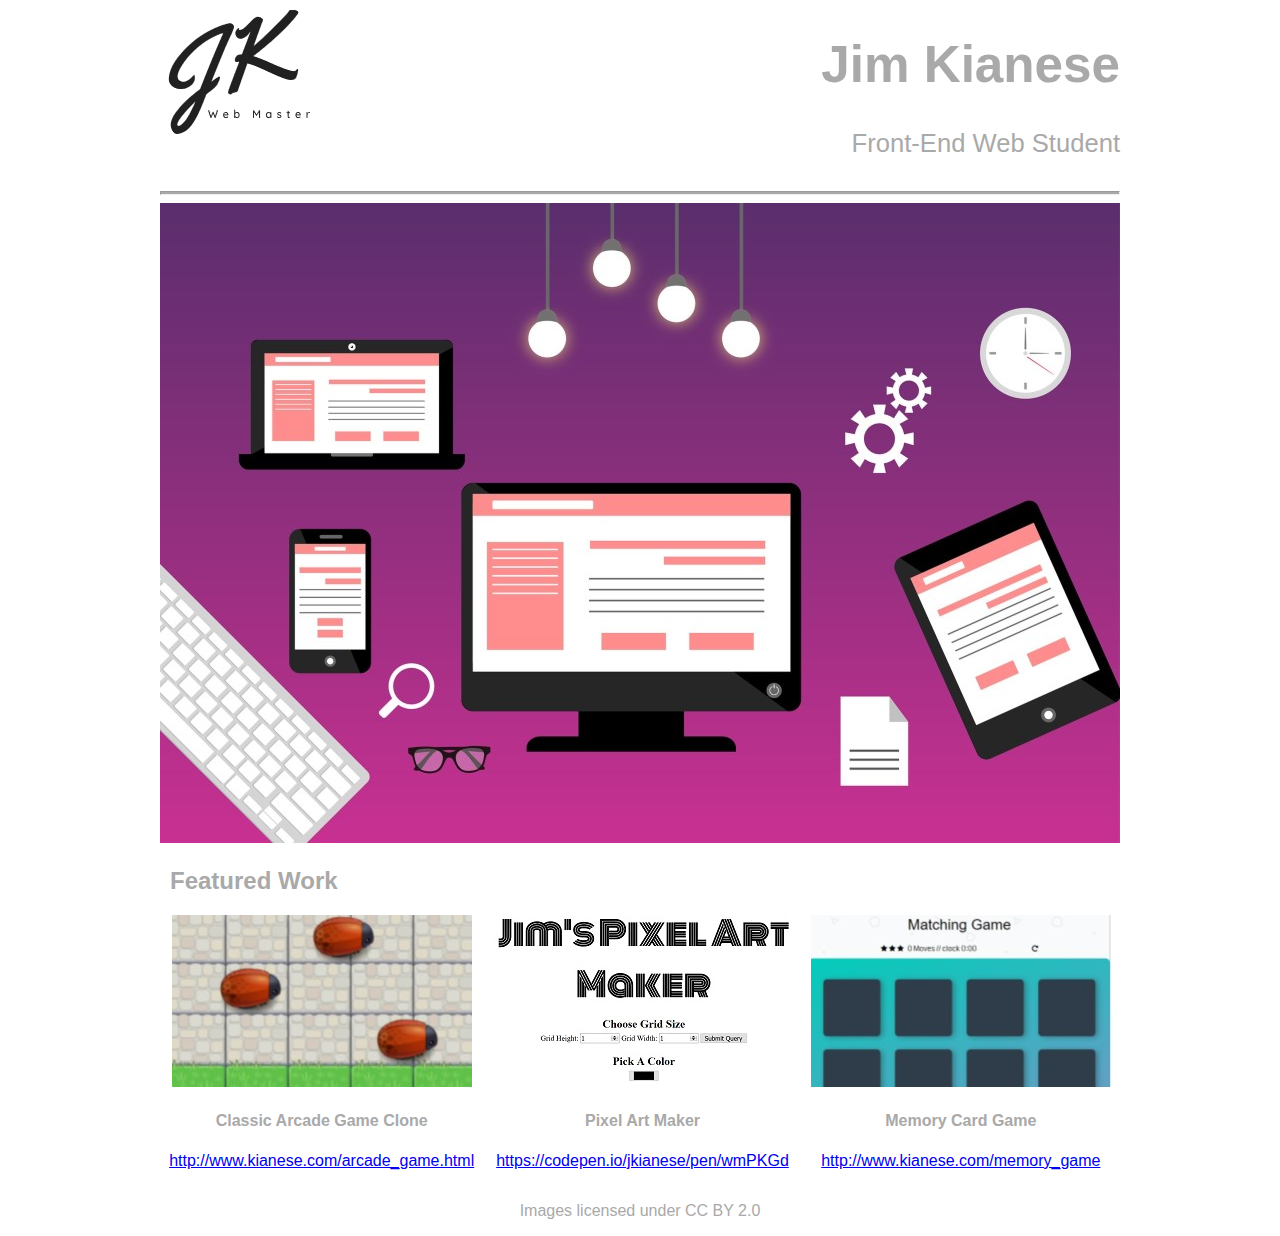
<file: index.html>
<!DOCTYPE html>
<html lang="en">
<head>
    <meta charset="UTF-8">
    <meta name="viewport" content="width=device-width, initial-scale=1.0">
    <meta http-equiv="X-UA-Compatible" content="ie=edge">
    <title>Jim Kianese Portfolio</title>
    <link href="https://fonts.googleapis.com/css?family=Open+Sans" rel="stylesheet" type="text/css">
    <link rel="stylesheet" type="text/css" href="styles.css">
</head>
<body>
    <header class="header">
        <div class="logo">
            <img src="Images/jk150.png" alt="JIm Kianese Web Master" />
        </div>
        <div class="header-text">
            <h1>Jim Kianese</h1>
            <p>Front-End Web Student</p>
        </div>
    </header>
    <main class="main">
        <div class="line">
            <hr>
        </div>
        <img srcset="Images/img_small.jpg 540w, Images/img_medium.jpg 720w, Images/img_large.jpg 960w" sizes:"100vw"
            src="Images/img_large.jpg" alt="workstation" class="hero" />
        <section class="featured-container">
            <h2 class="featured-header">Featured Work</h2>
                <div class="featured">
                    <div class="featured-img">
                        <img src="Images/arcade_game.jpg" alt="Classic Arcade Game Clone" />
                            <h4>
                                Classic Arcade Game Clone
                            </h4>
                        <p class="featured-text">
                            <a href="http://www.kianese.com/arcade_game.html" class="featured-link">http://www.kianese.com/arcade_game.html</a>
                        </p>
                    </div>
                    <div class="featured-img">
                        <img src="Images/pixel.jpg" alt="Pixel Art Maker" />
                            <h4>
                                Pixel Art Maker
                            </h4>
                        <p class="featured-text">
                            <a href="https://codepen.io/jkianese/pen/wmPKGd" class="featured-link">https://codepen.io/jkianese/pen/wmPKGd</a>
                        </p>
                    </div>
                    <div class="featured-img">
                        <img src="Images/memgame.jpg" alt="Memory Card Game" />
                            <h4>
                                Memory Card Game
                            </h4>
                        <p class="featured-text">
                            <a href="http://www.kianese.com/memory_game" class="featured-link">http://www.kianese.com/memory_game</a>
                        </p>
                    </div>
                </div>
        </section>
    </main>
    <footer>
        <div class="attribution">
                <p>
                    Images licensed under CC BY 2.0
                </p>
        </div>
    </footer>
</body>
</html>
</file>
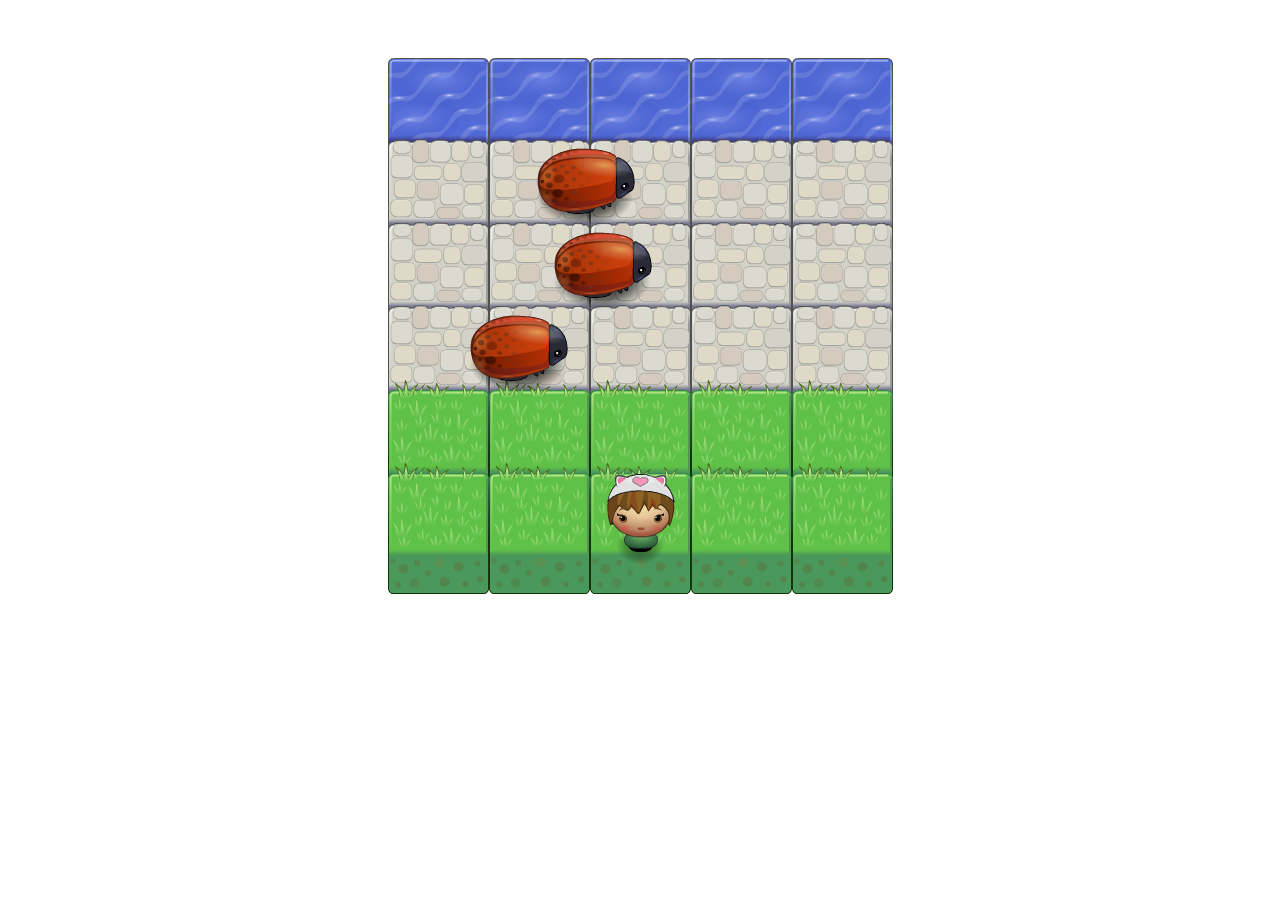
<file: arcade_game.html>
<!DOCTYPE html>
<html>
<head>

    <!--
    Attributions: 
    Ben Cunningham
        https://www.youtube.com/watch?v=7PHhRrjgTDA
    Matthew Crawford Arcade Game Walkthrough series
        https://matthewcranford.com/arcade-game-walkthrough-part-1-starter-code-breakdown/    

    -->

    <meta charset="UTF-8">
    <title>Effective JavaScript: Frogger</title>
    <link rel="stylesheet" href="css/style.css">
</head>
<body>
    <script src="js/arcade_resources.js"></script>
    <script src="js/arcade.js"></script>
    <script src="js/arcade_engine.js"></script>
</body>
</html>
</file>
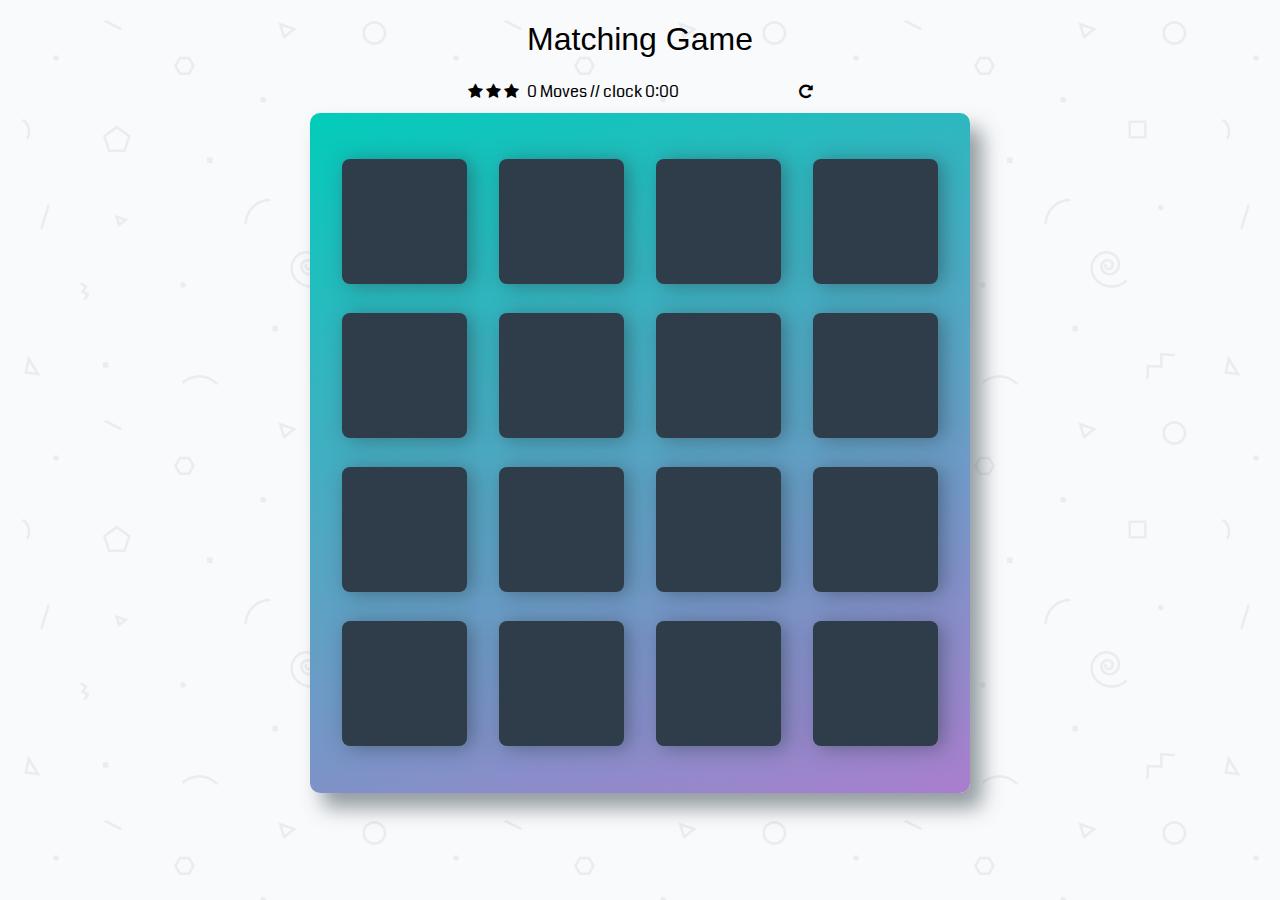
<file: memory_game.html>
<!doctype html>
<html lang="en">
<head>

<!--
    Attributions: 
    Mike Wales FEND P3: Memory Card Game
        https://www.youtube.com/watch?v=_rUH-sEs68Y&index=14&list=WL&t=0s
    Matthew Crawford - Walkthrough series
        https://matthewcranford.com/
    Yahya Elharony
        https://www.youtube.com/watch?v=G8J13lmApkQ&t=0s&index=16&list=WL
    Memory Game Webinar with Ryan Waite
        https://www.youtube.com/watch?v=oECVwum-7Zc

    -->

    <meta charset="utf-8">
    <title>Matching Game</title>
    <meta name="description" content="">
    <link rel="stylesheet prefetch" href="https://maxcdn.bootstrapcdn.com/font-awesome/4.6.1/css/font-awesome.min.css">
    <link rel="stylesheet prefetch" href="https://fonts.googleapis.com/css?family=Coda">
    <link rel="stylesheet" href="css/app.css">
</head>
<body>

    <div class="container">
        <header>
            <h1>Matching Game</h1>
        </header>

        <section class="score-panel">

        	<ul class="stars">
        		<li><i class="fa fa-star"></i></li>
        		<li><i class="fa fa-star"></i></li>
        		<li><i class="fa fa-star"></i></li>
            </ul>

            <span class="moves">3</span> Moves
            
            // clock
            <span class="clock">0:00</span>

            <div class="restart">
        		<i class="fa fa-repeat"></i>
        	</div>
        </section>

        <ul class="deck">
            
        </ul>
    </div>

    <div class="modal_background modal_hide">
        <div class="modal_body">
                <div class="modal_heading">
                    <h1 class="modal_title">Congratulations!</h1>
                </div>

                <div class="modal_stats">
                    <span class="modal_time">Time =</span>
                    <span class="modal_stars">Stars =</span>
                    <span class="modal_moves">Moves =</span>
                </div>

            <div class="modal_buttons">
                <button class="modal_button modal_cancel">Cancel</button>
                <button class="modal_button modal_replay">Replay</button>
            </div>
        </div>
    </div>    

    <script src="js/app.js"></script>
</body>
</html>
</file>
<file: styles.css>
body, html {
    font-family: Arial, Helvetica, sans-serif;
    color: #A9A9A9;
    margin: 0;
    padding: 0;
    background-color: #FFFFFF;
  }
.header {
    text-align: center;
    max-width: 960px;
    padding-left: 50px;
    padding-right: 50px;
}
.main {
    text-align: center;
    max-width: 960px;
}
hr {
    height: 2px;
    max-width: 960px;
    background-color: #A9A9A9
}
.hero {
    max-width: 960px;
    justify-content: center;
}

.attribution {
    text-align: center;
}

@media screen and (min-width: 550px) {
    .header {
        display: flex;
        justify-content: space-between;
        margin: 0 auto;
        text-align: left;
        max-width: 960px;
    }
    .logo {
        width: 100%;
        text-align: left;
        margin-top: 10px;
    }
    .header-text {
        width: 100%;
        text-align: right;
        margin-top: 1px;
    }
    .main {
        margin: 0 auto;
    }
    .featured-header {
        text-align: left;
        padding-left: 10px;
    }
}

@media screen and (min-width: 768px) {
    .featured {
        display: flex;
        flex-wrap: wrap;
        width: 100%;
        justify-content: space-around;
        align-items: center;
    }
    .main {
        align-content: center;
    }
}
@media screen and (min-width: 1024px) {
    .header-text {
        font-size: 2vw;
    }
}
</file>
<file: css/style.css>
body {
    text-align: center;
}
</file>
<file: css/app.css>
html {
    box-sizing: border-box;
}

*,
*::before,
*::after {
    box-sizing: inherit;
}

html,
body {
    width: 100%;
    height: 100%;
    margin: 0;
    padding: 0;
}

body {
    background: #ffffff url('../img/geometry2.png'); /* Background pattern from Subtle Patterns */
    font-family: 'Coda', cursive;
}

.container {
    display: flex;
    justify-content: center;
    align-items: center;
    flex-direction: column;
}

h1 {
    font-family: 'Open Sans', sans-serif;
    font-weight: 300;
}

/*
 * Styles for the deck of cards
 */

.deck {
    width: 660px;
    min-height: 680px;
    background: linear-gradient(160deg, #02ccba 0%, #aa7ecd 100%);
    padding: 32px;
    border-radius: 10px;
    box-shadow: 12px 15px 20px 0 rgba(46, 61, 73, 0.5);
    display: flex;
    flex-wrap: wrap;
    justify-content: space-between;
    align-items: center;
    margin: 0 0 3em;
}

.deck .card {
    height: 125px;
    width: 125px;
    background: #2e3d49;
    font-size: 0;
    color: #ffffff;
    border-radius: 8px;
    cursor: pointer;
    display: flex;
    justify-content: center;
    align-items: center;
    box-shadow: 5px 2px 20px 0 rgba(46, 61, 73, 0.5);
}

.deck .card.open {
    transform: rotateY(0);
    background: #02b3e4;
    cursor: default;
}

.deck .card.show {
    font-size: 33px;
}

.deck .card.match {
    cursor: default;
    background: #02ccba;
    font-size: 33px;
}

/*
 * Styles for the Score Panel
 */

.score-panel {
    text-align: left;
    width: 345px;
    margin-bottom: 10px;
}

.score-panel .stars {
    margin: 0;
    padding: 0;
    display: inline-block;
    margin: 0 5px 0 0;
}

.score-panel .stars li {
    list-style: none;
    display: inline-block;
}

.score-panel .restart {
    float: right;
    cursor: pointer;
}

.modal_background {
    position: absolute;
    top: 0;
    left: 0;
    height: 100%;
    width: 100%;
    background: rgba(0, 0, 0, 0.438)    
}

.modal_body {
    position: relative;
    width: 400px;
    top: 50%;
    left: 50%;
    background: #ffffff; 
    transform: translate(-50%, -70%);
}

.modal_heading {
    display: flex; 
    justify-content: space-between;
    align-items: center;
    padding: 0 1.5rem;
    border-bottom: 1px solid gray;
}

.modal_close {
    font-weight: bold;
    font-size: 2rem;
}

.modal_stats {
    display: flex;
    flex-direction: column;
    align-items: center;
    padding: 1rem;
    border-bottom: 1px solid gray;

}

.modal_buttons {
    display: flex;
    justify-content: space-around;
    padding: 1rem;
}

.modal_button {
    width: 60px;
    height: 30px; 
}

.modal_hide {
    display: none;
}
</file>
